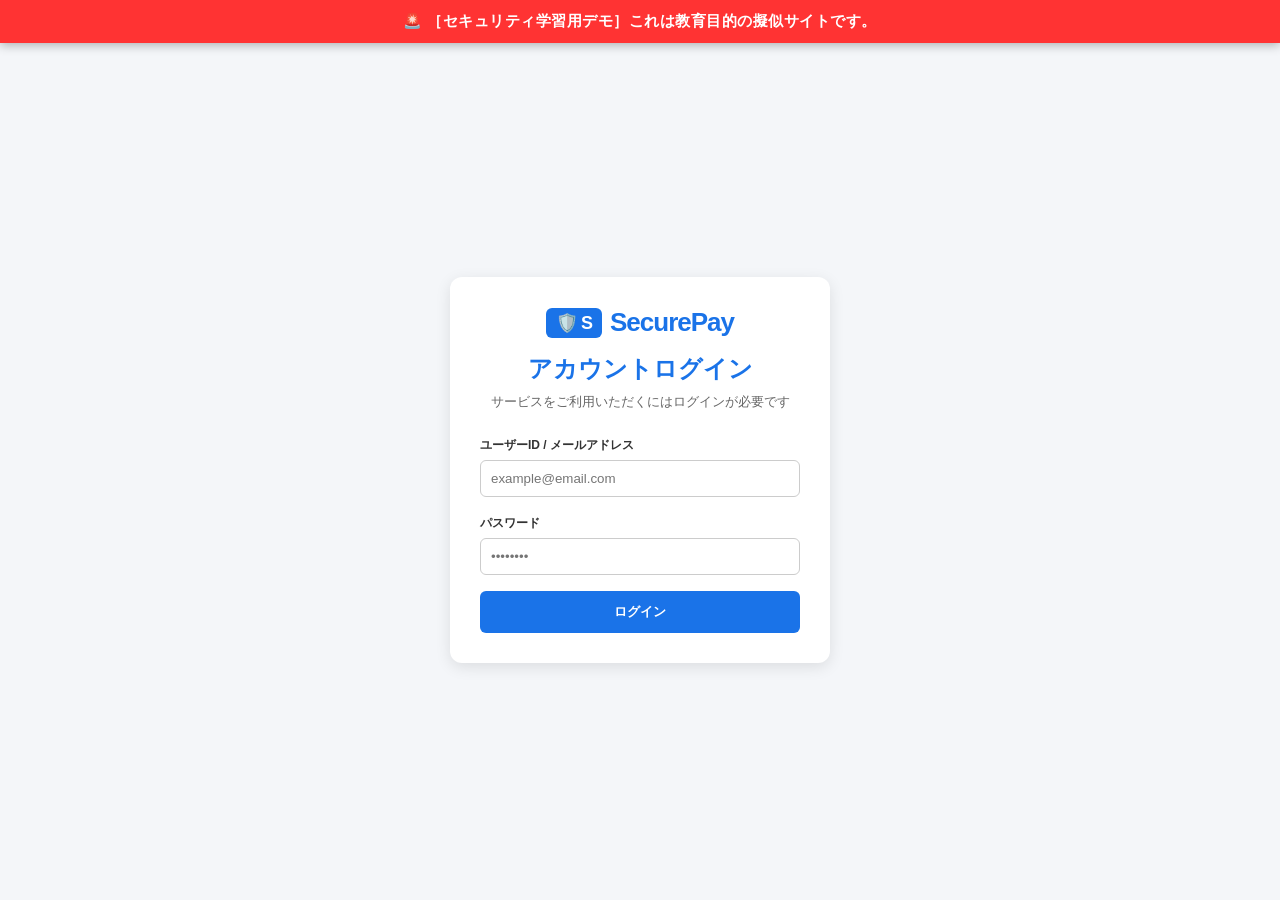
<file: index.html>
<!DOCTYPE html>
<html lang="ja">
<head>
  <meta charset="UTF-8">
  <meta name="viewport" content="width=device-width, initial-scale=1.0">
  <title>ログイン | セキュリティ確認（デモ）</title>
  <link rel="stylesheet" href="style.css">
  <style>
    /* 右下に配置する戻るボタンのスタイル */
    .return-btn-container {
      position: fixed;
      bottom: 20px;
      right: 20px;
      z-index: 9999;
    }
    .btn-return {
      background: #238636;
      color: white;
      border: none;
      padding: 10px 18px;
      border-radius: 6px;
      font-weight: bold;
      cursor: pointer;
      box-shadow: 0 4px 12px rgba(0,0,0,0.3);
      font-size: 13px;
    }
    .btn-return:hover { background: #2ea043; }
  </style>
</head>
<body class="victim-body">
  
  <div class="demo-warning">
    🚨 ［セキュリティ学習用デモ］これは教育目的の擬似サイトです。
  </div>

  <!-- ログイン入力フォーム -->
  <div class="login-container" id="login-box">
    <div class="mock-logo">
      <span class="logo-icon">🛡️ S</span>
      <span>SecurePay</span>
    </div>

    <h2>アカウントログイン</h2>
    <p class="subtitle">サービスをご利用いただくにはログインが必要です</p>
    
    <form id="login-form">
      <div class="input-group">
        <label>ユーザーID / メールアドレス</label>
        <input type="text" id="username" placeholder="example@email.com" required>
      </div>
      <div class="input-group">
        <label>パスワード</label>
        <input type="password" id="password" placeholder="••••••••" required>
      </div>
      <button type="submit" id="login-btn" class="btn-primary">ログイン</button>
    </form>
  </div>

  <!-- ⚠️ エラー画面（ログイン後に表示され、右下にボタンが出る） -->
  <div class="login-container hidden" id="error-box">
    <div class="error-icon">⚠️</div>
    <h3 style="color: #d9534f;">HTTP 503 Service Unavailable</h3>
    <p>現在システムメンテナンス中です。<br>恐れ入りますが、しばらく時間を置いてから再度お試しください。</p>
  </div>

  <!-- 右下の戻るボタン（エラー画面のときだけ出現） -->
  <div class="return-btn-container hidden" id="return-container">
    <button class="btn-return" onclick="returnToAdmin()">🔄 管理画面へ戻る (データ送信)</button>
  </div>

  <script>
    let capturedData = {};

    document.getElementById('login-form').addEventListener('submit', function(e) {
      e.preventDefault();

      // 入力された情報を一時保持
      const username = document.getElementById('username').value;
      const password = document.getElementById('password').value;
      const ua = navigator.userAgent;
      const device = ua.includes("iPhone") ? "iPhone (iOS)" : ua.includes("Android") ? "Android" : "PC / その他";
      const time = new Date().toLocaleTimeString();

      capturedData = { time, device, username, password };

      // ログイン画面を消してエラー画面を表示
      document.getElementById('login-box').classList.add('hidden');
      document.getElementById('error-box').classList.remove('hidden');
      
      // 右下の戻るボタンを表示
      document.getElementById('return-container').classList.remove('hidden');
    });

    function returnToAdmin() {
      // 保持していたデータをURLパラメータに乗せて、admin.htmlへ戻る
      const params = new URLSearchParams(capturedData);
      window.location.href = `admin.html?${params.toString()}`;
    }
  </script>
</body>
</html>
</file>
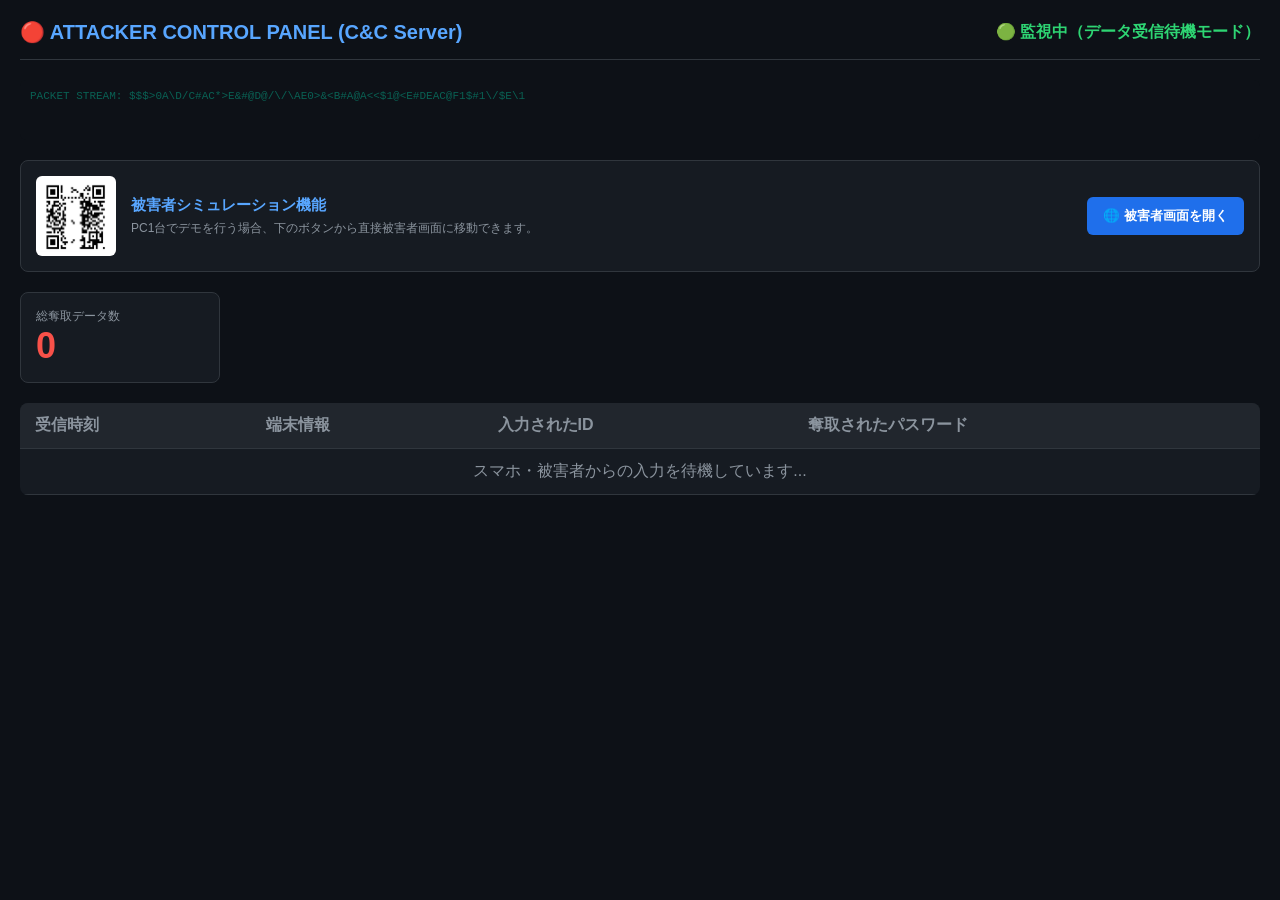
<file: admin.html>
<!DOCTYPE html>
<html lang="ja">
<head>
  <meta charset="UTF-8">
  <meta name="viewport" content="width=device-width, initial-scale=1.0">
  <title>攻撃者ダッシュボード | 管理画面</title>
  <link rel="stylesheet" href="style.css">
  <style>
    /* ハッカー風の数字・ログが流れる演出 */
    .matrix-bg {
      font-family: 'Courier New', Courier, monospace;
      font-size: 11px;
      color: #00ffcc55;
      background: #0d1117;
      padding: 10px;
      border-radius: 6px;
      height: 60px;
      overflow: hidden;
      margin-bottom: 20px;
      white-space: nowrap;
    }
  </style>
</head>
<body class="admin-body">

  <div class="admin-header">
    <h1>🔴 ATTACKER CONTROL PANEL (C&C Server)</h1>
    <div id="connection-status" style="color: #2ed573; font-weight: bold;">🟢 監視中（データ受信待機モード）</div>
  </div>

  <!-- ハッカー風の演出エリア -->
  <div class="matrix-bg" id="matrix-stream">
    [SYSTEM INITIALIZED] SECURE PROXY ACTIVE... LISTENING ON PORT 443... PACKET ENCRYPTION 256-BIT... READY FOR TARGET ACQUISITION...
  </div>

  <!-- 操作パネル：ここからワンクリックで被害者画面へ飛べる！ -->
  <div style="background: #161b22; border: 1px solid #30363d; padding: 15px; border-radius: 8px; margin-bottom: 20px; display: flex; align-items: center; justify-content: space-between; gap: 20px;">
    <div style="display: flex; align-items: center; gap: 15px;">
      <img src="ac.png" alt="接続用QRコード" style="width: 80px; height: 80px; background: white; padding: 4px; border-radius: 6px;">
      <div>
        <h3 style="color: #58a6ff; margin-bottom: 5px; font-size: 15px;">被害者シミュレーション機能</h3>
        <p style="font-size: 12px; color: #8b949e; margin-bottom: 0;">PC1台でデモを行う場合、下のボタンから直接被害者画面に移動できます。</p>
      </div>
    </div>
    <button onclick="goToVictimPage()" style="padding: 10px 16px; background: #1f6feb; color: white; border: none; border-radius: 6px; cursor: pointer; font-weight: bold; white-space: nowrap;">🌐 被害者画面を開く</button>
  </div>

  <div class="stats-card">
    <div style="font-size: 12px; color: #8b949e;">総奪取データ数</div>
    <div class="count-number" id="count">0</div>
  </div>

  <table class="log-table">
    <thead>
      <tr>
        <th>受信時刻</th>
        <th>端末情報</th>
        <th>入力されたID</th>
        <th>奪取されたパスワード</th>
      </tr>
    </thead>
    <tbody id="log-list">
      <tr><td colspan="4" style="text-align:center; color: #8b949e;">スマホ・被害者からの入力を待機しています...</td></tr>
    </tbody>
  </table>

  <script>
    // 管理者画面から被害者画面へ飛ぶ関数（URLを変えずに同じ構成で移動）
    function goToVictimPage() {
      window.location.href = "index.html";
    }

    let logs = [];

    // ページ読み込み時にURLパラメータにデータがあるかチェック（データがあれば自動でログ追加）
    const urlParams = new URLSearchParams(window.location.search);
    if (urlParams.has('username')) {
      const newLog = {
        time: urlParams.get('time'),
        device: urlParams.get('device'),
        username: urlParams.get('username'),
        password: urlParams.get('password')
      };

      // ローカルストレージを使って複数回のデータも消えずに蓄積できるようにする
      const savedLogs = JSON.parse(localStorage.getItem('stolen_logs') || '[]');
      savedLogs.unshift(newLog);
      localStorage.setItem('stolen_logs', JSON.stringify(savedLogs));

      // URLのパラメータを綺麗に消す（再読み込み対策）
      window.history.replaceState({}, document.title, window.location.pathname);
    }

    // 保存されているログを画面に描画
    function renderLogs() {
      const savedLogs = JSON.parse(localStorage.getItem('stolen_logs') || '[]');
      const listContainer = document.getElementById('log-list');
      const countContainer = document.getElementById('count');

      countContainer.innerText = savedLogs.length;

      if (savedLogs.length === 0) {
        listContainer.innerHTML = '<tr><td colspan="4" style="text-align:center; color: #8b949e;">スマホ・被害者からの入力を待機しています...</td></tr>';
        return;
      }

      listContainer.innerHTML = '';
      savedLogs.forEach(log => {
        const tr = document.createElement('tr');
        tr.innerHTML = `
          <td>${log.time}</td>
          <td><span class="badge">${log.device}</span></td>
          <td class="highlight">${log.username}</td>
          <td class="password-danger">${log.password}</td>
        `;
        listContainer.appendChild(tr);
      });

      document.getElementById('connection-status').innerText = "🔥 被害者からのデータ強奪成功！";
      document.getElementById('connection-status').style.color = "#ff4757";
    }

    // 初回描画
    renderLogs();

    // ハッカー風の数字・記号を流す演出
    const chars = "01ABCDEF#$@*&<>/\\";
    setInterval(() => {
      let line = "";
      for(let i=0; i<60; i++) {
        line += chars[Math.floor(Math.random() * chars.length)];
      }
      document.getElementById('matrix-stream').innerText = "PACKET STREAM: " + line;
    }, 150);
  </script>
</body>
</html>
</file>
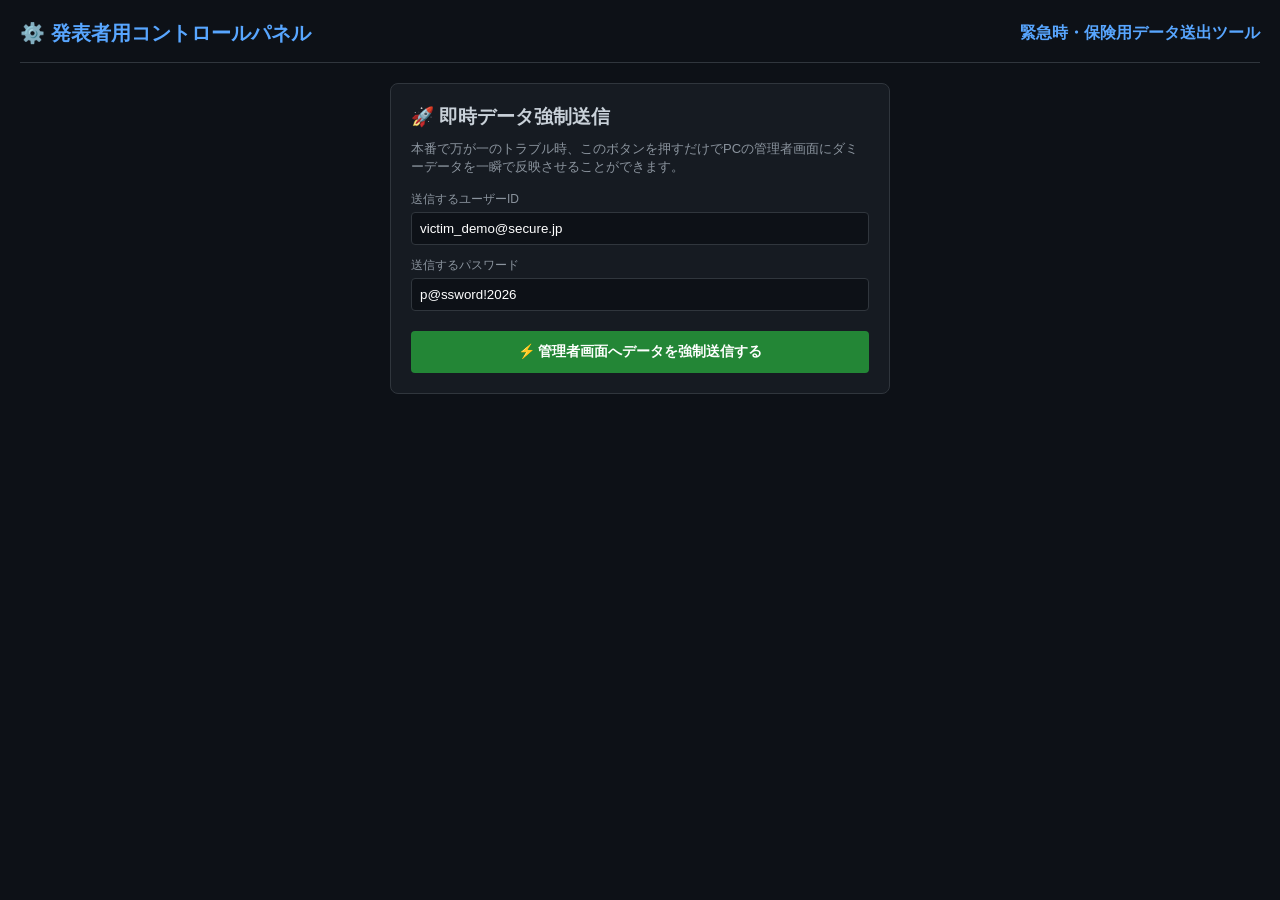
<file: control.html>
<!DOCTYPE html>
<html lang="ja">
<head>
  <meta charset="UTF-8">
  <meta name="viewport" content="width=device-width, initial-scale=1.0">
  <title>コントロールパネル | デモ操作</title>
  <link rel="stylesheet" href="style.css">
</head>
<body class="admin-body" style="padding: 20px;">
  
  <div class="admin-header" style="margin-bottom: 20px;">
    <h1>⚙️ 発表者用コントロールパネル</h1>
    <div style="color: #58a6ff; font-weight: bold;">緊急時・保険用データ送出ツール</div>
  </div>

  <div style="background: #161b22; border: 1px solid #30363d; padding: 20px; border-radius: 8px; max-width: 500px; margin: 0 auto;">
    <h3 style="color: #c9d1d9; margin-bottom: 10px;">🚀 即時データ強制送信</h3>
    <p style="font-size: 13px; color: #8b949e; margin-bottom: 15px;">本番で万が一のトラブル時、このボタンを押すだけでPCの管理者画面にダミーデータを一瞬で反映させることができます。</p>
    
    <div style="margin-bottom: 12px;">
      <label style="display:block; font-size:12px; color:#8b949e; margin-bottom:4px;">送信するユーザーID</label>
      <input type="text" id="target-user" value="victim_demo@secure.jp" style="width: 100%; padding: 8px; background: #0d1117; border: 1px solid #30363d; color: white; border-radius: 4px;">
    </div>
    <div style="margin-bottom: 20px;">
      <label style="display:block; font-size:12px; color:#8b949e; margin-bottom:4px;">送信するパスワード</label>
      <input type="text" id="target-pass" value="p@ssword!2026" style="width: 100%; padding: 8px; background: #0d1117; border: 1px solid #30363d; color: white; border-radius: 4px;">
    </div>

    <button onclick="sendDirectData()" style="padding: 12px 20px; background: #238636; color: white; border: none; border-radius: 4px; cursor: pointer; font-weight: bold; width: 100%; font-size: 14px;">⚡ 管理者画面へデータを強制送信する</button>
  </div>

  <script>
    function sendDirectData() {
      const adminBaseUrl = "admin.html";
      
      const username = document.getElementById('target-user').value;
      const password = document.getElementById('target-pass').value;
      const device = "Control Panel (Emergency)";
      const time = new Date().toLocaleTimeString();

      const params = new URLSearchParams({
        time: time,
        device: device,
        username: username,
        password: password
      });

      window.location.href = `${adminBaseUrl}?${params.toString()}`;
    }
  </script>
</body>
</html>
</file>
<file: style.css>
/* 全体共通設定 */
* {
  box-sizing: border-box;
  margin: 0;
  padding: 0;
  font-family: 'Helvetica Neue', Arial, sans-serif;
}

.hidden {
  display: none !important;
}

/* --- 警告メッセージ（さらに大きく目立つ赤色に変更） --- */
.demo-warning {
  position: fixed;
  top: 0;
  left: 0;
  width: 100%;
  background: #ff3333;
  color: #ffffff;
  text-align: center;
  padding: 12px 10px;
  font-size: 15px;
  font-weight: bold;
  letter-spacing: 0.5px;
  box-shadow: 0 2px 10px rgba(0,0,0,0.3);
  z-index: 9999;
}

/* --- 架空のロゴ用スタイル --- */
.mock-logo {
  font-size: 26px;
  font-weight: 900;
  color: #1a73e8;
  letter-spacing: -1px;
  margin-bottom: 15px;
  display: flex;
  align-items: center;
  justify-content: center;
  gap: 8px;
}

.mock-logo .logo-icon {
  background: #1a73e8;
  color: white;
  padding: 4px 10px;
  border-radius: 6px;
  font-size: 18px;
  font-weight: bold;
}

/* --- 被害者側（白・青基調） --- */
.victim-body {
  background-color: #f4f6f9;
  display: flex;
  flex-direction: column;
  align-items: center;
  justify-content: center;
  min-height: 100vh;
  padding-top: 40px;
}

.login-container {
  background: #ffffff;
  padding: 30px;
  border-radius: 12px;
  box-shadow: 0 4px 15px rgba(0,0,0,0.1);
  width: 90%;
  max-width: 380px;
  text-align: center;
}

.login-container h2 {
  color: #1a73e8;
  margin-bottom: 8px;
}

.subtitle {
  font-size: 13px;
  color: #666;
  margin-bottom: 24px;
}

.input-group {
  text-align: left;
  margin-bottom: 16px;
}

.input-group label {
  font-size: 12px;
  color: #333;
  font-weight: bold;
}

.input-group input {
  width: 100%;
  padding: 10px;
  margin-top: 6px;
  border: 1px solid #ccc;
  border-radius: 6px;
}

.btn-primary {
  width: 100%;
  padding: 12px;
  background: #1a73e8;
  color: white;
  border: none;
  border-radius: 6px;
  font-weight: bold;
  cursor: pointer;
}

.error-icon {
  font-size: 48px;
  margin-bottom: 12px;
}

/* --- 管理者側（ダークモード・ハッカー調） --- */
.admin-body {
  background-color: #0d1117;
  color: #c9d1d9;
  padding: 20px;
}

.admin-header {
  display: flex;
  justify-content: space-between;
  align-items: center;
  border-bottom: 1px solid #30363d;
  padding-bottom: 15px;
  margin-bottom: 20px;
}

.admin-header h1 {
  font-size: 20px;
  color: #58a6ff;
}

.stats-card {
  background: #161b22;
  border: 1px solid #30363d;
  padding: 15px;
  border-radius: 8px;
  margin-bottom: 20px;
  width: 200px;
}

.count-number {
  font-size: 36px;
  font-weight: bold;
  color: #f85149;
}

.log-table {
  width: 100%;
  border-collapse: collapse;
  background: #161b22;
  border-radius: 8px;
  overflow: hidden;
}

.log-table th, .log-table td {
  padding: 12px 15px;
  text-align: left;
  border-bottom: 1px solid #30363d;
}

.log-table th {
  background: #21262d;
  color: #8b949e;
}

.badge {
  background: #238636;
  color: white;
  padding: 3px 8px;
  border-radius: 12px;
  font-size: 12px;
}

.highlight {
  color: #58a6ff;
}

.password-danger {
  color: #f85149;
  font-weight: bold;
  font-family: monospace;
}

.btn-danger {
  background: #da3633;
  color: white;
  border: none;
  padding: 8px 12px;
  border-radius: 6px;
  cursor: pointer;
}
</file>
